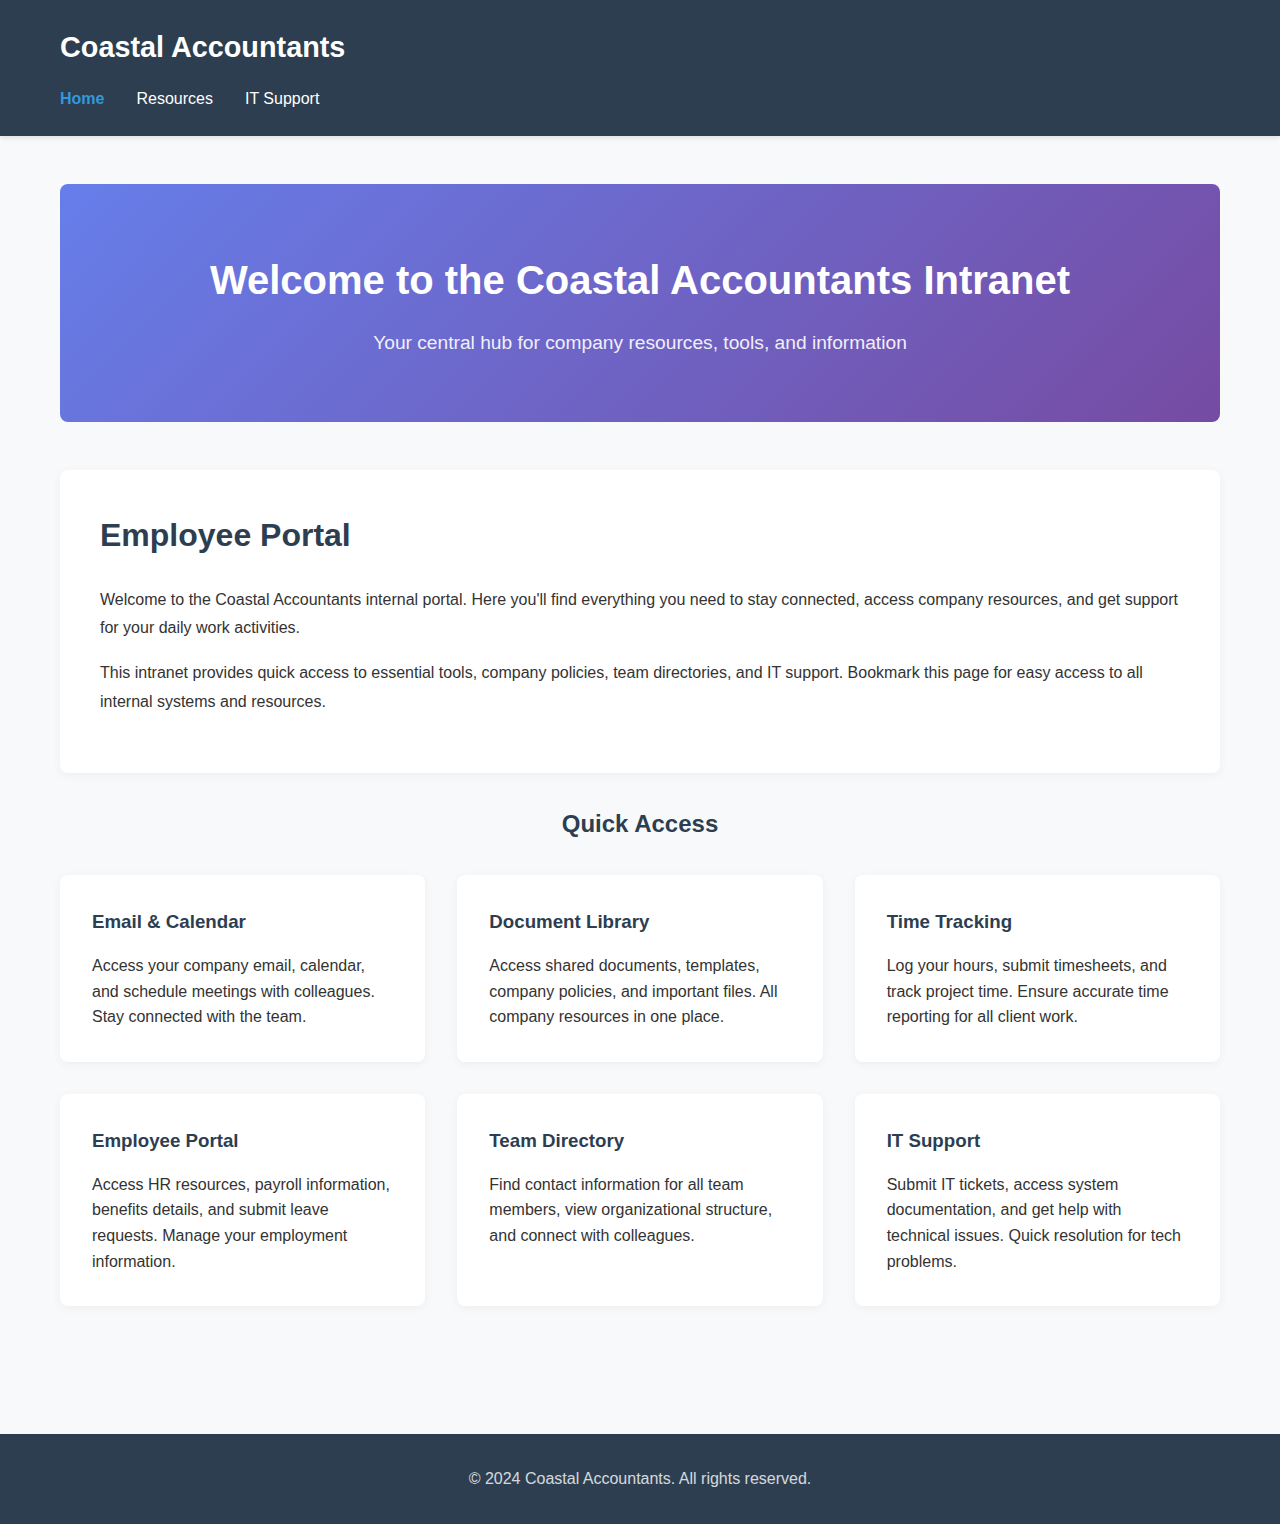
<file: index.html>
<!DOCTYPE html>
<html lang="en">
<head>
    <meta charset="UTF-8">
    <meta name="viewport" content="width=device-width, initial-scale=1.0">
    <title>Coastal Accountants - Intranet Portal</title>
    <link rel="stylesheet" href="styles.css">
</head>
<body>
    <header>
        <div class="container">
            <h1>Coastal Accountants</h1>
            <nav>
                <ul>
                    <li><a href="index.html" class="active">Home</a></li>
                    <li><a href="about.html">Resources</a></li>
                    <li><a href="contact.html">IT Support</a></li>
                </ul>
            </nav>
        </div>
    </header>

    <main>
        <div class="container">
            <div class="hero">
                <h2>Welcome to the Coastal Accountants Intranet</h2>
                <p>Your central hub for company resources, tools, and information</p>
            </div>

            <div class="content">
                <h2>Employee Portal</h2>
                <p>Welcome to the Coastal Accountants internal portal. Here you'll find everything you need to stay connected, access company resources, and get support for your daily work activities.</p>
                <p>This intranet provides quick access to essential tools, company policies, team directories, and IT support. Bookmark this page for easy access to all internal systems and resources.</p>
            </div>

            <h2 style="text-align: center; margin-bottom: 2rem; color: #2c3e50;">Quick Access</h2>
            <div class="services">
                <div class="service-card">
                    <h3>Email & Calendar</h3>
                    <p>Access your company email, calendar, and schedule meetings with colleagues. Stay connected with the team.</p>
                </div>
                <div class="service-card">
                    <h3>Document Library</h3>
                    <p>Access shared documents, templates, company policies, and important files. All company resources in one place.</p>
                </div>
                <div class="service-card">
                    <h3>Time Tracking</h3>
                    <p>Log your hours, submit timesheets, and track project time. Ensure accurate time reporting for all client work.</p>
                </div>
                <div class="service-card">
                    <h3>Employee Portal</h3>
                    <p>Access HR resources, payroll information, benefits details, and submit leave requests. Manage your employment information.</p>
                </div>
                <div class="service-card">
                    <h3>Team Directory</h3>
                    <p>Find contact information for all team members, view organizational structure, and connect with colleagues.</p>
                </div>
                <div class="service-card">
                    <h3>IT Support</h3>
                    <p>Submit IT tickets, access system documentation, and get help with technical issues. Quick resolution for tech problems.</p>
                </div>
            </div>
        </div>
    </main>

    <footer>
        <div class="container">
            <p>&copy; 2024 Coastal Accountants. All rights reserved.</p>
        </div>
    </footer>
</body>
</html>
</file>
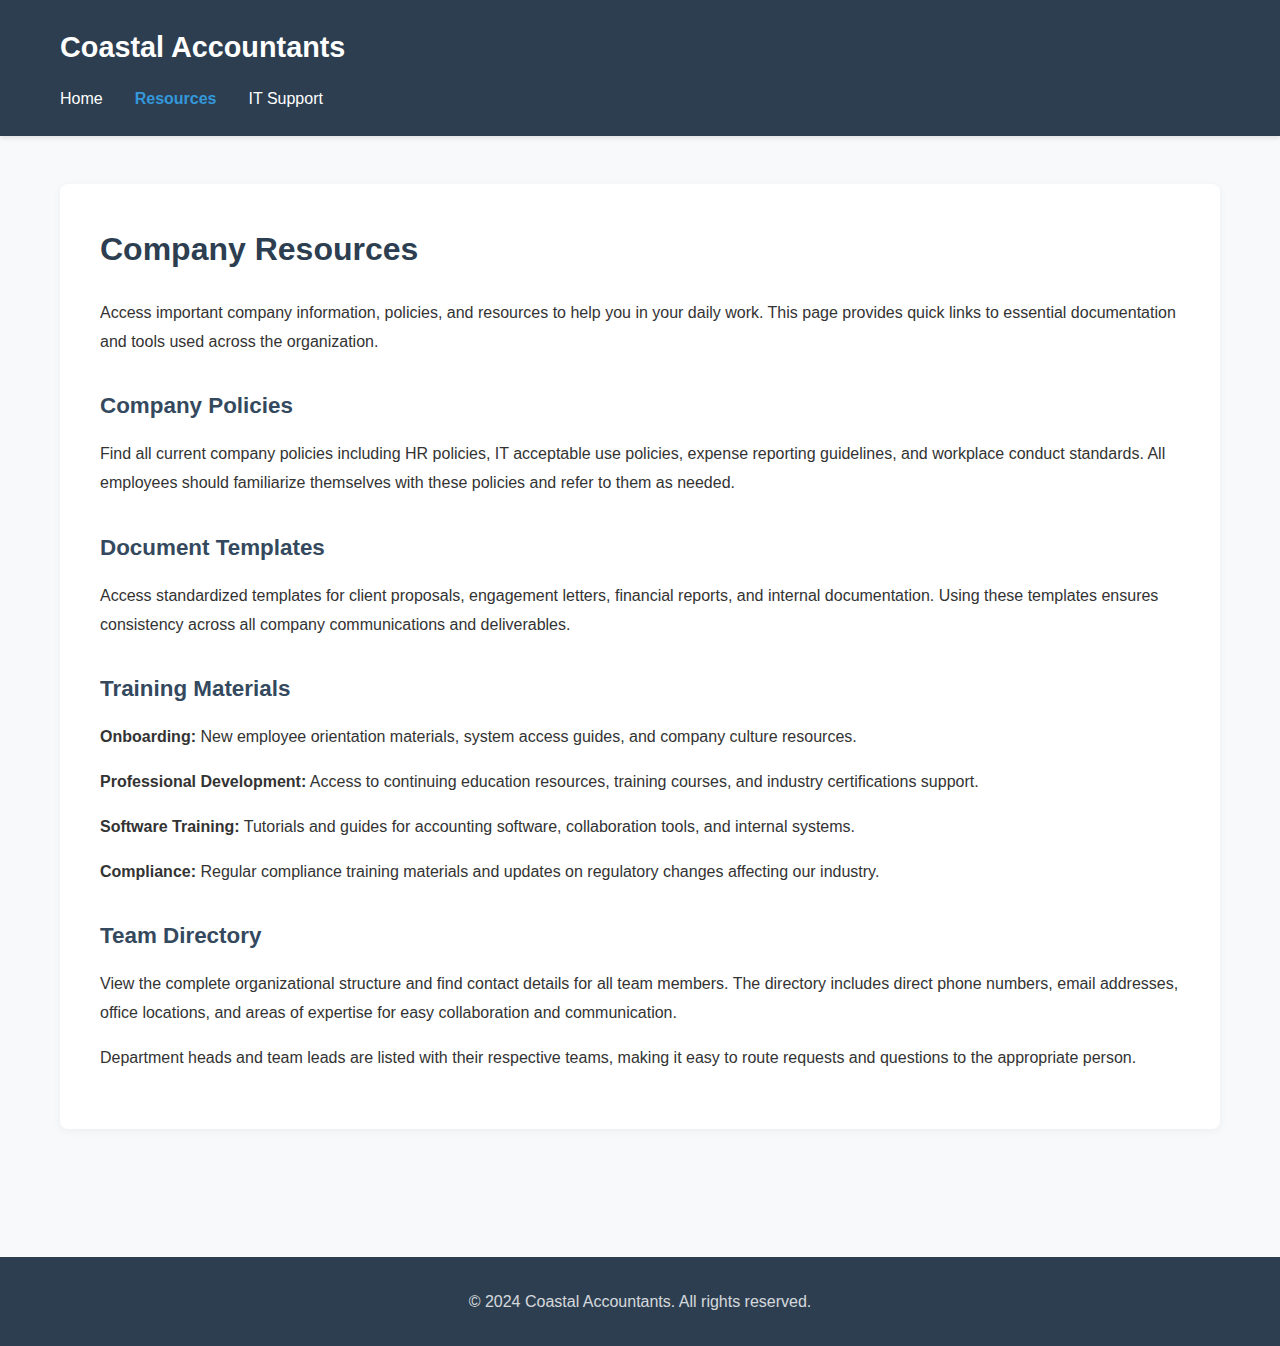
<file: about.html>
<!DOCTYPE html>
<html lang="en">
<head>
    <meta charset="UTF-8">
    <meta name="viewport" content="width=device-width, initial-scale=1.0">
    <title>Resources - Coastal Accountants Intranet</title>
    <link rel="stylesheet" href="styles.css">
</head>
<body>
    <header>
        <div class="container">
            <h1>Coastal Accountants</h1>
            <nav>
                <ul>
                    <li><a href="index.html">Home</a></li>
                    <li><a href="about.html" class="active">Resources</a></li>
                    <li><a href="contact.html">IT Support</a></li>
                </ul>
            </nav>
        </div>
    </header>

    <main>
        <div class="container">
            <div class="content">
                <h2>Company Resources</h2>
                <p>Access important company information, policies, and resources to help you in your daily work. This page provides quick links to essential documentation and tools used across the organization.</p>

                <h3>Company Policies</h3>
                <p>Find all current company policies including HR policies, IT acceptable use policies, expense reporting guidelines, and workplace conduct standards. All employees should familiarize themselves with these policies and refer to them as needed.</p>

                <h3>Document Templates</h3>
                <p>Access standardized templates for client proposals, engagement letters, financial reports, and internal documentation. Using these templates ensures consistency across all company communications and deliverables.</p>

                <h3>Training Materials</h3>
                <p><strong>Onboarding:</strong> New employee orientation materials, system access guides, and company culture resources.</p>
                <p><strong>Professional Development:</strong> Access to continuing education resources, training courses, and industry certifications support.</p>
                <p><strong>Software Training:</strong> Tutorials and guides for accounting software, collaboration tools, and internal systems.</p>
                <p><strong>Compliance:</strong> Regular compliance training materials and updates on regulatory changes affecting our industry.</p>

                <h3>Team Directory</h3>
                <p>View the complete organizational structure and find contact details for all team members. The directory includes direct phone numbers, email addresses, office locations, and areas of expertise for easy collaboration and communication.</p>
                <p>Department heads and team leads are listed with their respective teams, making it easy to route requests and questions to the appropriate person.</p>
            </div>
        </div>
    </main>

    <footer>
        <div class="container">
            <p>&copy; 2024 Coastal Accountants. All rights reserved.</p>
        </div>
    </footer>
</body>
</html>
</file>
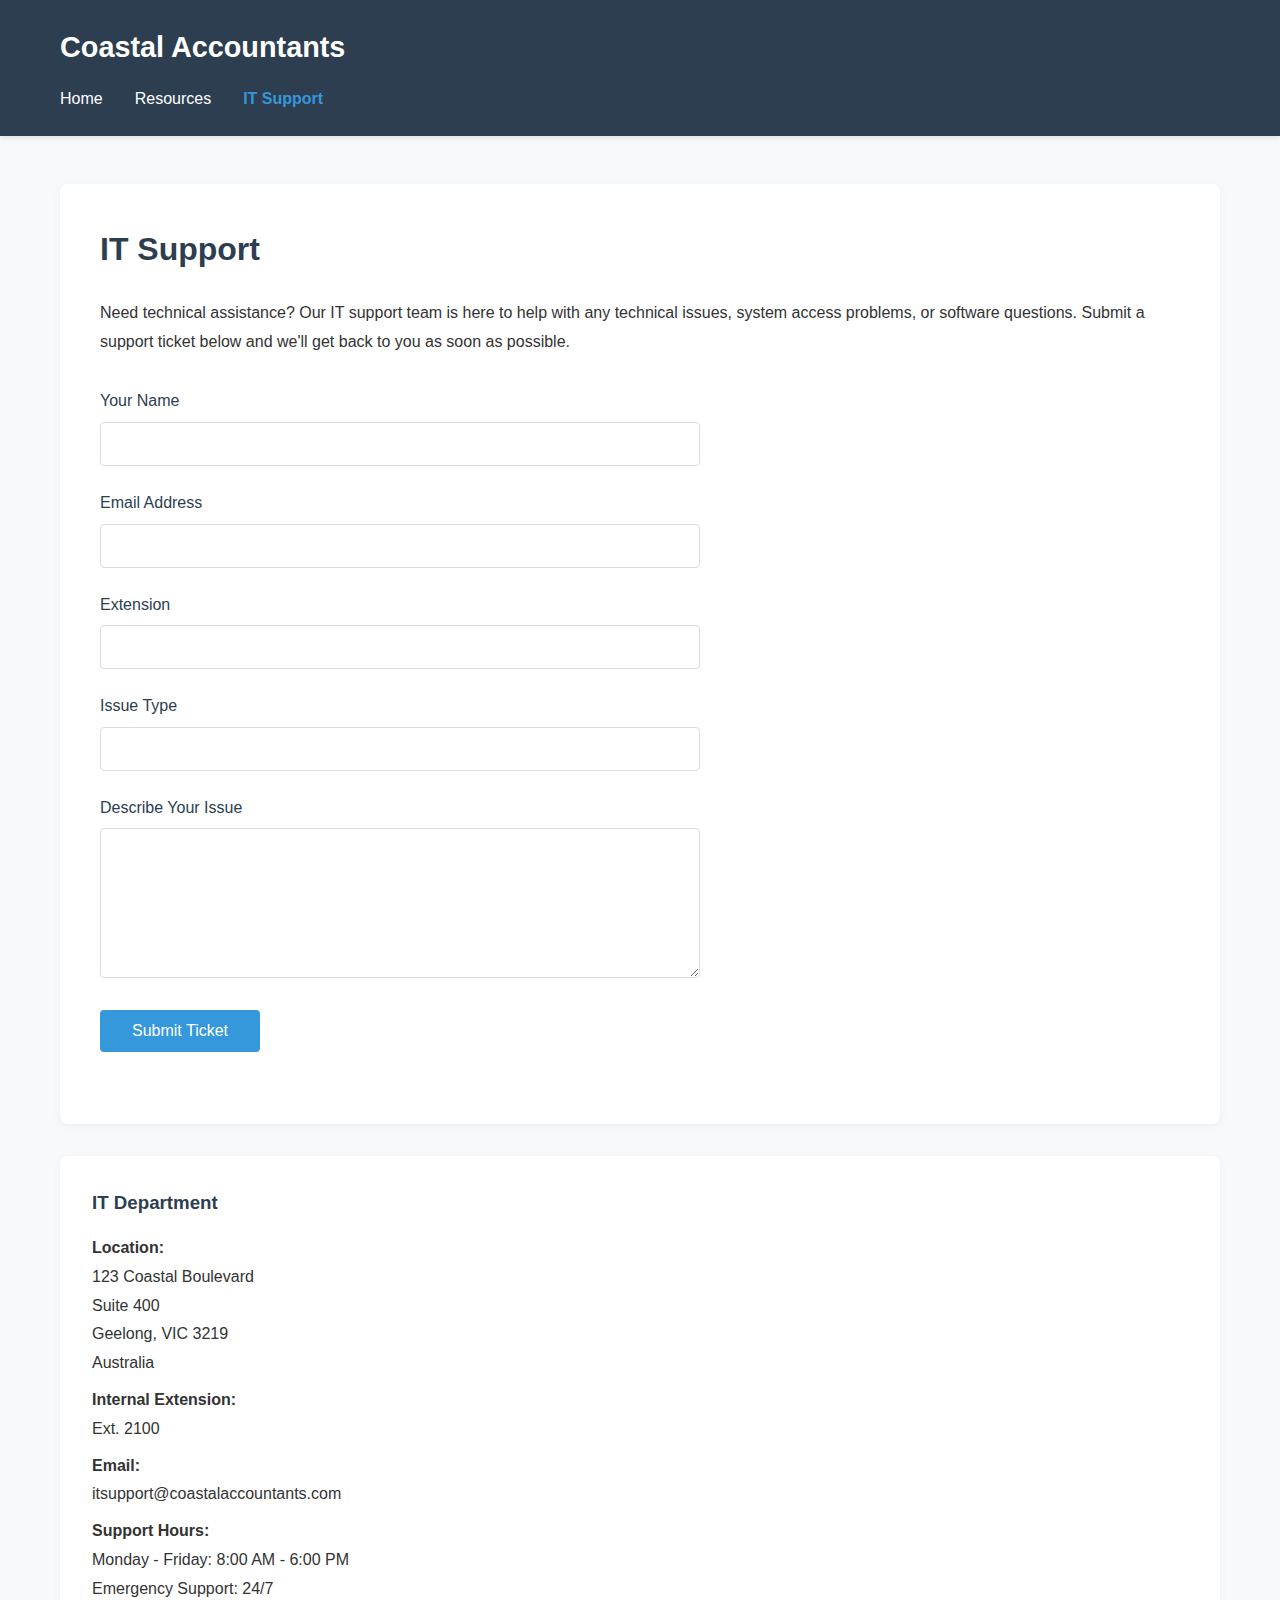
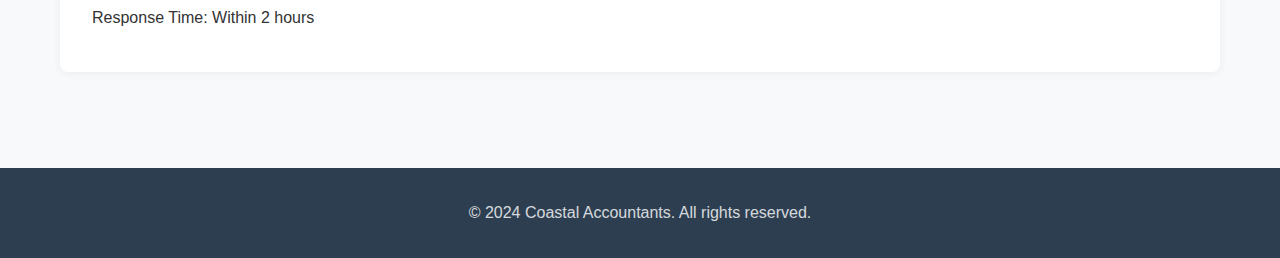
<file: contact.html>
<!DOCTYPE html>
<html lang="en">
<head>
    <meta charset="UTF-8">
    <meta name="viewport" content="width=device-width, initial-scale=1.0">
    <title>IT Support - Coastal Accountants Intranet</title>
    <link rel="stylesheet" href="styles.css">
</head>
<body>
    <header>
        <div class="container">
            <h1>Coastal Accountants</h1>
            <nav>
                <ul>
                    <li><a href="index.html">Home</a></li>
                    <li><a href="about.html">Resources</a></li>
                    <li><a href="contact.html" class="active">IT Support</a></li>
                </ul>
            </nav>
        </div>
    </header>

    <main>
        <div class="container">
            <div class="content">
                <h2>IT Support</h2>
                <p>Need technical assistance? Our IT support team is here to help with any technical issues, system access problems, or software questions. Submit a support ticket below and we'll get back to you as soon as possible.</p>

                <form class="contact-form">
                    <div class="form-group">
                        <label for="name">Your Name</label>
                        <input type="text" id="name" name="name" required>
                    </div>
                    <div class="form-group">
                        <label for="email">Email Address</label>
                        <input type="email" id="email" name="email" required>
                    </div>
                    <div class="form-group">
                        <label for="phone">Extension</label>
                        <input type="tel" id="phone" name="phone">
                    </div>
                    <div class="form-group">
                        <label for="subject">Issue Type</label>
                        <input type="text" id="subject" name="subject" required>
                    </div>
                    <div class="form-group">
                        <label for="message">Describe Your Issue</label>
                        <textarea id="message" name="message" required></textarea>
                    </div>
                    <button type="submit">Submit Ticket</button>
                </form>
            </div>

            <div class="contact-info">
                <h3>IT Department</h3>
                <p><strong>Location:</strong><br>123 Coastal Boulevard<br>Suite 400<br>Geelong, VIC 3219<br>Australia</p>
                <p><strong>Internal Extension:</strong><br>Ext. 2100</p>
                <p><strong>Email:</strong><br>itsupport@coastalaccountants.com</p>
                <p><strong>Support Hours:</strong><br>Monday - Friday: 8:00 AM - 6:00 PM<br>Emergency Support: 24/7<br>Response Time: Within 2 hours</p>
            </div>
        </div>
    </main>

    <footer>
        <div class="container">
            <p>&copy; 2024 Coastal Accountants. All rights reserved.</p>
        </div>
    </footer>
</body>
</html>
</file>
<file: styles.css>
* {
    margin: 0;
    padding: 0;
    box-sizing: border-box;
}

body {
    font-family: -apple-system, BlinkMacSystemFont, 'Segoe UI', Roboto, Oxygen, Ubuntu, Cantarell, sans-serif;
    line-height: 1.6;
    color: #333;
    background-color: #f8f9fa;
}

header {
    background-color: #2c3e50;
    color: white;
    padding: 1.5rem 0;
    box-shadow: 0 2px 5px rgba(0,0,0,0.1);
}

.container {
    max-width: 1200px;
    margin: 0 auto;
    padding: 0 20px;
}

header h1 {
    font-size: 1.8rem;
    font-weight: 600;
}

nav {
    margin-top: 1rem;
}

nav ul {
    list-style: none;
    display: flex;
    gap: 2rem;
}

nav a {
    color: white;
    text-decoration: none;
    font-size: 1rem;
    transition: color 0.3s ease;
}

nav a:hover {
    color: #3498db;
}

nav a.active {
    color: #3498db;
    font-weight: 600;
}

main {
    min-height: calc(100vh - 200px);
    padding: 3rem 0;
}

.hero {
    background: linear-gradient(135deg, #667eea 0%, #764ba2 100%);
    color: white;
    padding: 4rem 0;
    text-align: center;
    margin-bottom: 3rem;
    border-radius: 8px;
}

.hero h2 {
    font-size: 2.5rem;
    margin-bottom: 1rem;
    font-weight: 600;
}

.hero p {
    font-size: 1.2rem;
    opacity: 0.9;
}

.content {
    background: white;
    padding: 2.5rem;
    border-radius: 8px;
    box-shadow: 0 2px 10px rgba(0,0,0,0.05);
    margin-bottom: 2rem;
}

.content h2 {
    color: #2c3e50;
    font-size: 2rem;
    margin-bottom: 1.5rem;
    font-weight: 600;
}

.content h3 {
    color: #34495e;
    font-size: 1.4rem;
    margin-top: 2rem;
    margin-bottom: 1rem;
    font-weight: 600;
}

.content p {
    margin-bottom: 1rem;
    line-height: 1.8;
}

.services {
    display: grid;
    grid-template-columns: repeat(auto-fit, minmax(280px, 1fr));
    gap: 2rem;
    margin: 2rem 0;
}

.service-card {
    background: white;
    padding: 2rem;
    border-radius: 8px;
    box-shadow: 0 2px 10px rgba(0,0,0,0.05);
    transition: transform 0.3s ease, box-shadow 0.3s ease;
}

.service-card:hover {
    transform: translateY(-5px);
    box-shadow: 0 5px 20px rgba(0,0,0,0.1);
}

.service-card h3 {
    color: #2c3e50;
    margin-top: 0;
    margin-bottom: 1rem;
}

.contact-form {
    max-width: 600px;
    margin: 2rem 0;
}

.form-group {
    margin-bottom: 1.5rem;
}

.form-group label {
    display: block;
    margin-bottom: 0.5rem;
    color: #2c3e50;
    font-weight: 500;
}

.form-group input,
.form-group textarea {
    width: 100%;
    padding: 0.75rem;
    border: 1px solid #ddd;
    border-radius: 4px;
    font-size: 1rem;
    font-family: inherit;
    transition: border-color 0.3s ease;
}

.form-group input:focus,
.form-group textarea:focus {
    outline: none;
    border-color: #3498db;
}

.form-group textarea {
    resize: vertical;
    min-height: 150px;
}

button {
    background-color: #3498db;
    color: white;
    padding: 0.75rem 2rem;
    border: none;
    border-radius: 4px;
    font-size: 1rem;
    cursor: pointer;
    transition: background-color 0.3s ease;
}

button:hover {
    background-color: #2980b9;
}

.contact-info {
    background: white;
    padding: 2rem;
    border-radius: 8px;
    box-shadow: 0 2px 10px rgba(0,0,0,0.05);
    margin-top: 2rem;
}

.contact-info h3 {
    color: #2c3e50;
    margin-bottom: 1rem;
}

.contact-info p {
    margin-bottom: 0.5rem;
    line-height: 1.8;
}

footer {
    background-color: #2c3e50;
    color: white;
    text-align: center;
    padding: 2rem 0;
    margin-top: 3rem;
}

footer p {
    opacity: 0.8;
}

@media (max-width: 768px) {
    nav ul {
        flex-direction: column;
        gap: 1rem;
    }

    .hero h2 {
        font-size: 2rem;
    }

    .hero p {
        font-size: 1rem;
    }

    .services {
        grid-template-columns: 1fr;
    }
}
</file>
